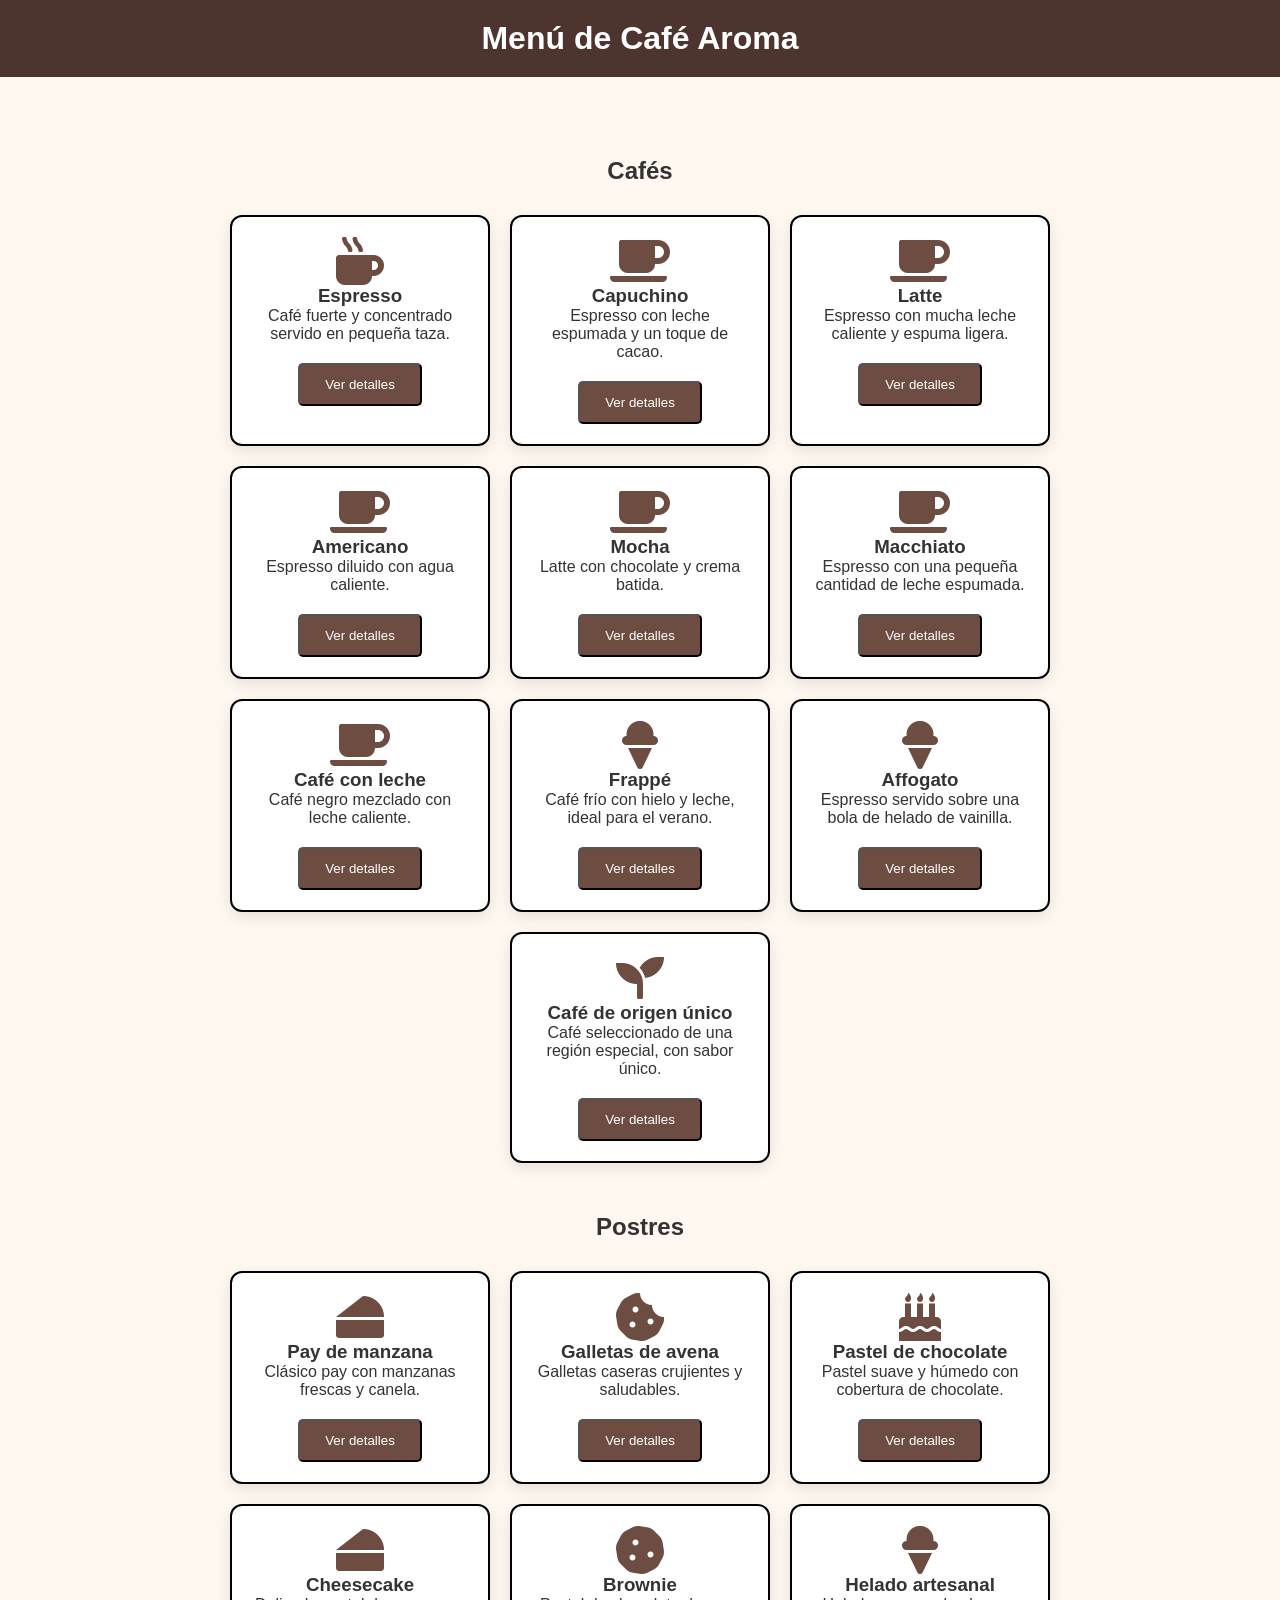
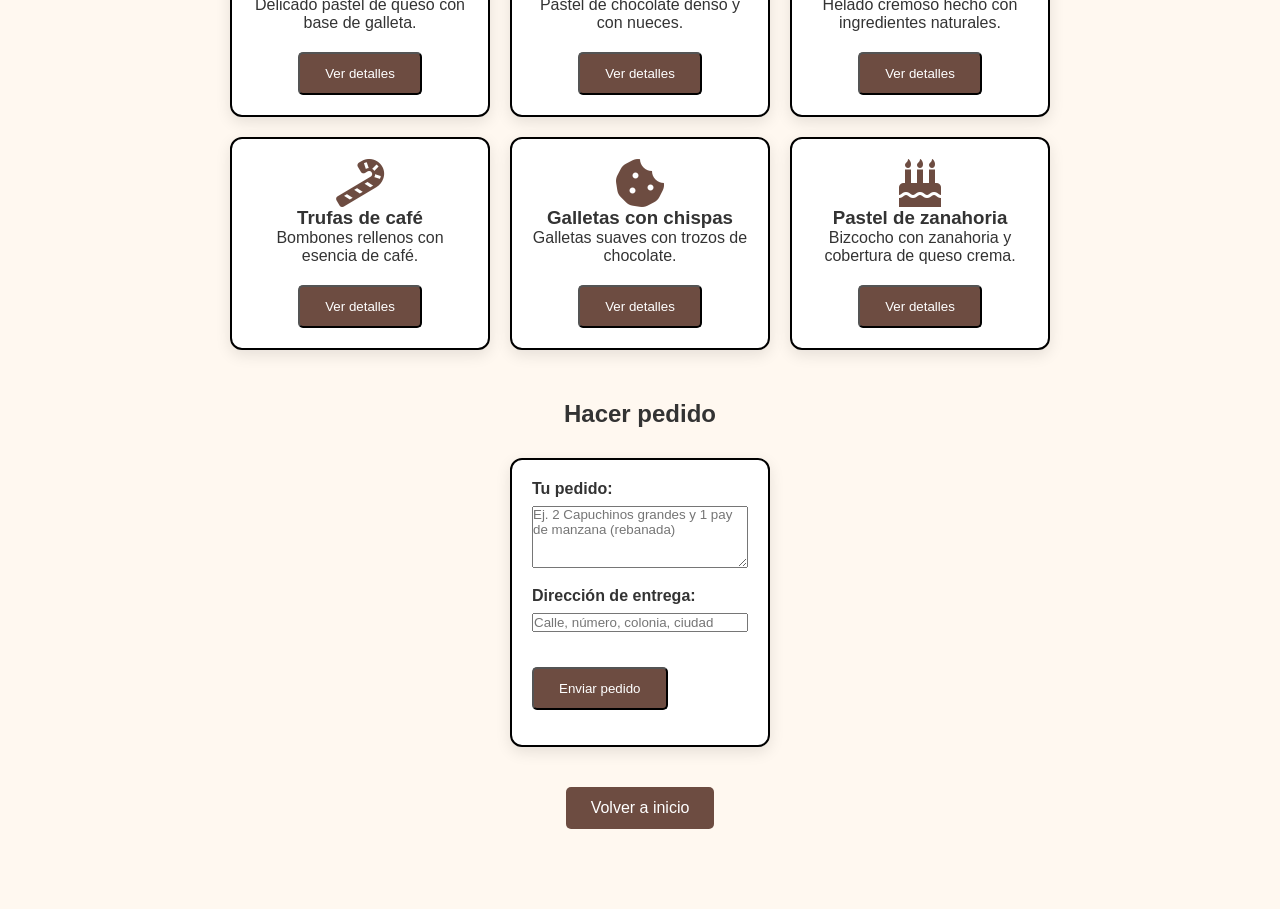
<file: menu.html>
<!DOCTYPE html>
<html lang="es">
<head>
  <meta charset="UTF-8" />
  <meta name="viewport" content="width=device-width, initial-scale=1" />
  <title>Menú - Café Aroma</title>
  <link rel="stylesheet" href="style.css" />
  <link rel="stylesheet" href="https://cdnjs.cloudflare.com/ajax/libs/font-awesome/5.15.1/css/all.min.css" />
  <style>
    .box {
      border: 2px solid #000;
    }

    .detalles {
      max-height: 0;
      overflow: hidden;
      transition: max-height 0.5s ease-out;
    }

    .detalles.abierto {
      max-height: 200px;
    }
  </style>
  <script>
    function mostrarInfo(id, btn) {
      const detalles = document.getElementById(id);
      detalles.classList.toggle("abierto");

      if (detalles.classList.contains("abierto")) {
        btn.textContent = "Ocultar detalles";
      } else {
        btn.textContent = "Ver detalles";
      }
    }
  </script>
</head>
<body>

<header class="head" style="justify-content:center;">
  <h1 style="color:#fff; font-weight:bold;">Menú de Café Aroma</h1>
</header>

<section class="content" style="max-width: 1100px; margin: 40px auto; text-align:center;">

  <h2 class="title">Cafés</h2>
  <div class="box-container">

    <div class="box">
      <i class="fas fa-mug-hot fa-3x" style="color:#6d4c41;"></i>
      <h3>Espresso</h3>
      <p>Café fuerte y concentrado servido en pequeña taza.</p>
      <button class="btn" onclick="mostrarInfo('cafe1', this)">Ver detalles</button>
      <div id="cafe1" class="detalles">
        <ul>
          <li>Simple: $25</li>
          <li>Doble: $35</li>
        </ul>
      </div>
    </div>

    <div class="box">
      <i class="fas fa-coffee fa-3x" style="color:#6d4c41;"></i>
      <h3>Capuchino</h3>
      <p>Espresso con leche espumada y un toque de cacao.</p>
      <button class="btn" onclick="mostrarInfo('cafe2', this)">Ver detalles</button>
      <div id="cafe2" class="detalles">
        <ul>
          <li>Chico: $40</li>
          <li>Grande: $55</li>
        </ul>
      </div>
    </div>

    <div class="box">
      <i class="fas fa-coffee fa-3x" style="color:#6d4c41;"></i>
      <h3>Latte</h3>
      <p>Espresso con mucha leche caliente y espuma ligera.</p>
      <button class="btn" onclick="mostrarInfo('cafe3', this)">Ver detalles</button>
      <div id="cafe3" class="detalles">
        <ul>
          <li>Chico: $38</li>
          <li>Grande: $50</li>
        </ul>
      </div>
    </div>

    <div class="box">
      <i class="fas fa-coffee fa-3x" style="color:#6d4c41;"></i>
      <h3>Americano</h3>
      <p>Espresso diluido con agua caliente.</p>
      <button class="btn" onclick="mostrarInfo('cafe4', this)">Ver detalles</button>
      <div id="cafe4" class="detalles">
        <ul>
          <li>Chico: $30</li>
          <li>Grande: $40</li>
        </ul>
      </div>
    </div>

    <div class="box">
      <i class="fas fa-coffee fa-3x" style="color:#6d4c41;"></i>
      <h3>Mocha</h3>
      <p>Latte con chocolate y crema batida.</p>
      <button class="btn" onclick="mostrarInfo('cafe5', this)">Ver detalles</button>
      <div id="cafe5" class="detalles">
        <ul>
          <li>Chico: $45</li>
          <li>Grande: $60</li>
        </ul>
      </div>
    </div>

    <div class="box">
      <i class="fas fa-coffee fa-3x" style="color:#6d4c41;"></i>
      <h3>Macchiato</h3>
      <p>Espresso con una pequeña cantidad de leche espumada.</p>
      <button class="btn" onclick="mostrarInfo('cafe6', this)">Ver detalles</button>
      <div id="cafe6" class="detalles">
        <ul>
          <li>Simple: $32</li>
          <li>Doble: $42</li>
        </ul>
      </div>
    </div>

    <div class="box">
      <i class="fas fa-coffee fa-3x" style="color:#6d4c41;"></i>
      <h3>Café con leche</h3>
      <p>Café negro mezclado con leche caliente.</p>
      <button class="btn" onclick="mostrarInfo('cafe7', this)">Ver detalles</button>
      <div id="cafe7" class="detalles">
        <ul>
          <li>Chico: $35</li>
          <li>Grande: $45</li>
        </ul>
      </div>
    </div>

    <div class="box">
      <i class="fas fa-ice-cream fa-3x" style="color:#6d4c41;"></i>
      <h3>Frappé</h3>
      <p>Café frío con hielo y leche, ideal para el verano.</p>
      <button class="btn" onclick="mostrarInfo('cafe8', this)">Ver detalles</button>
      <div id="cafe8" class="detalles">
        <ul>
          <li>Chico: $45</li>
          <li>Grande: $60</li>
        </ul>
      </div>
    </div>

    <div class="box">
      <i class="fas fa-ice-cream fa-3x" style="color:#6d4c41;"></i>
      <h3>Affogato</h3>
      <p>Espresso servido sobre una bola de helado de vainilla.</p>
      <button class="btn" onclick="mostrarInfo('cafe9', this)">Ver detalles</button>
      <div id="cafe9" class="detalles">
        <ul>
          <li>Único tamaño: $50</li>
        </ul>
      </div>
    </div>

    <div class="box">
      <i class="fas fa-seedling fa-3x" style="color:#6d4c41;"></i>
      <h3>Café de origen único</h3>
      <p>Café seleccionado de una región especial, con sabor único.</p>
      <button class="btn" onclick="mostrarInfo('cafe10', this)">Ver detalles</button>
      <div id="cafe10" class="detalles">
        <ul>
          <li>Chico: $50</li>
          <li>Grande: $65</li>
        </ul>
      </div>
    </div>

  </div>

  <h2 class="title" style="margin-top: 50px;">Postres</h2>
  <div class="box-container">

    <div class="box">
      <i class="fas fa-cheese fa-3x" style="color:#6d4c41;"></i>
      <h3>Pay de manzana</h3>
      <p>Clásico pay con manzanas frescas y canela.</p>
      <button class="btn" onclick="mostrarInfo('postre1', this)">Ver detalles</button>
      <div id="postre1" class="detalles">
        <ul>
          <li>Rebanada: $45</li>
          <li>Entero: $260</li>
        </ul>
      </div>
    </div>

    <div class="box">
      <i class="fas fa-cookie-bite fa-3x" style="color:#6d4c41;"></i>
      <h3>Galletas de avena</h3>
      <p>Galletas caseras crujientes y saludables.</p>
      <button class="btn" onclick="mostrarInfo('postre2', this)">Ver detalles</button>
      <div id="postre2" class="detalles">
        <ul>
          <li>Unidad: $15</li>
          <li>Paquete 6: $80</li>
        </ul>
      </div>
    </div>

    <div class="box">
      <i class="fas fa-birthday-cake fa-3x" style="color:#6d4c41;"></i>
      <h3>Pastel de chocolate</h3>
      <p>Pastel suave y húmedo con cobertura de chocolate.</p>
      <button class="btn" onclick="mostrarInfo('postre3', this)">Ver detalles</button>
      <div id="postre3" class="detalles">
        <ul>
          <li>Rebanada: $50</li>
          <li>Entero: $280</li>
        </ul>
      </div>
    </div>

    <div class="box">
      <i class="fas fa-cheese fa-3x" style="color:#6d4c41;"></i>
      <h3>Cheesecake</h3>
      <p>Delicado pastel de queso con base de galleta.</p>
      <button class="btn" onclick="mostrarInfo('postre4', this)">Ver detalles</button>
      <div id="postre4" class="detalles">
        <ul>
          <li>Rebanada: $55</li>
          <li>Entero: $290</li>
        </ul>
      </div>
    </div>

    <div class="box">
      <i class="fas fa-cookie fa-3x" style="color:#6d4c41;"></i>
      <h3>Brownie</h3>
      <p>Pastel de chocolate denso y con nueces.</p>
      <button class="btn" onclick="mostrarInfo('postre5', this)">Ver detalles</button>
      <div id="postre5" class="detalles">
        <ul>
          <li>Unidad: $30</li>
        </ul>
      </div>
    </div>
 	
 <div class="box">
    <i class="fas fa-ice-cream fa-3x" style="color:#6d4c41;"></i>
    <h3>Helado artesanal</h3>
    <p>Helado cremoso hecho con ingredientes naturales.</p>
    <button class="btn" onclick="mostrarInfo('postre6', this)">Ver detalles</button>
    <div id="postre6" class="detalles">
      <ul>
        <li>Vaso chico: $30</li>
        <li>Vaso grande: $45</li>
      </ul>
    </div>
  </div>

  <div class="box">
    <i class="fas fa-candy-cane fa-3x" style="color:#6d4c41;"></i>
    <h3>Trufas de café</h3>
    <p>Bombones rellenos con esencia de café.</p>
    <button class="btn" onclick="mostrarInfo('postre7', this)">Ver detalles</button>
    <div id="postre7" class="detalles">
      <ul>
        <li>Caja 4 pzas: $50</li>
        <li>Caja 8 pzas: $90</li>
      </ul>
    </div>
  </div>

  <div class="box">
    <i class="fas fa-cookie-bite fa-3x" style="color:#6d4c41;"></i>
    <h3>Galletas con chispas</h3>
    <p>Galletas suaves con trozos de chocolate.</p>
    <button class="btn" onclick="mostrarInfo('postre8', this)">Ver detalles</button>
    <div id="postre8" class="detalles">
      <ul>
        <li>Unidad: $18</li>
        <li>Paquete 6: $95</li>
      </ul>
    </div>
  </div>

  <div class="box">
    <i class="fas fa-birthday-cake fa-3x" style="color:#6d4c41;"></i>
    <h3>Pastel de zanahoria</h3>
    <p>Bizcocho con zanahoria y cobertura de queso crema.</p>
    <button class="btn" onclick="mostrarInfo('postre9', this)">Ver detalles</button>
    <div id="postre9" class="detalles">
      <ul>
        <li>Rebanada: $48</li>
        <li>Entero: $270</li>
      </ul>
    </div>
  </div>

</div>

<!-- SECCIÓN HACER PEDIDO -->
<h2 class="title" style="margin-top: 50px;">Hacer pedido</h2>
<div class="box-container" style="justify-content: center;">
  <div class="box" style="max-width: 600px; text-align: left;">
    <form onsubmit="enviarPedido(event)">
      <label for="pedido" style="display:block; margin-bottom:8px;"><strong>Tu pedido:</strong></label>
      <textarea id="pedido" name="pedido" rows="4" style="width: 100%; margin-bottom: 15px;" placeholder="Ej. 2 Capuchinos grandes y 1 pay de manzana (rebanada)"></textarea>

      <label for="direccion" style="display:block; margin-bottom:8px;"><strong>Dirección de entrega:</strong></label>
      <input type="text" id="direccion" name="direccion" style="width: 100%; margin-bottom: 15px;" placeholder="Calle, número, colonia, ciudad" />

      <button type="submit" class="btn">Enviar pedido</button>
    </form>
    <p id="mensajePedido" style="margin-top: 15px; font-weight: bold;"></p>
  </div>
</div>

<script>
  function enviarPedido(event) {
    event.preventDefault();
    const pedido = document.getElementById('pedido').value.trim();
    const direccion = document.getElementById('direccion').value.trim();
    const mensaje = document.getElementById('mensajePedido');

    if (!pedido || !direccion) {
      mensaje.textContent = "Por favor llena ambos campos para realizar el pedido.";
      mensaje.style.color = "red";
    } else {
      mensaje.textContent = "¡Tu pedido ha sido recibido! En breve lo llevaremos a: " + direccion;
      mensaje.style.color = "green";
      document.getElementById('pedido').value = "";
      document.getElementById('direccion').value = "";
    }
  }
</script>

  <a href="index.html" class="btn" style="margin-top:40px;">Volver a inicio</a>

</section>

</body>
</html>
</file>
<file: style.css>
* {
    margin: 0;
    padding: 0;
    box-sizing: border-box;
    font-family: 'Segoe UI', sans-serif;
}

body {
    background: #fff8f0;
    color: #333;
}

.head {
    background: #4e342e;
    padding: 20px;
    display: flex;
    justify-content: center; /* centrado */
    align-items: center;
    color: #fff;
}

.logo-container {
    background: #4e342e;
    padding: 10px 0;
    overflow: hidden;
}

.logo-move {
    display: inline-block;
    font-size: 32px;
    font-weight: bold;
    color: #fff;
    white-space: nowrap;
    animation: moveRightLeft 8s linear infinite;
    padding-left: 100%; /* empieza fuera a la derecha */
}

/* Barra de navegación con espacios */
.navbar {
    display: flex;
    gap: 30px;
}

.navbar a {
    color: #fff;
    text-decoration: none;
    font-weight: 500;
}

.header {
    background: url('img/banner.jpg') no-repeat center center/cover;
    color: #fff;
    padding: 100px 20px;
    text-align: center;
}

.content {
    padding: 40px 20px;
    text-align: center;
}

.btn {
    display: inline-block;
    padding: 12px 25px;
    background: #6d4c41;
    color: #fff;
    text-decoration: none;
    margin-top: 20px;
    border-radius: 5px;
    transition: background 0.3s ease;
}

.btn:hover {
    background: #5d4037;
}

.box-container, .box-container2 {
    display: flex;
    justify-content: center;
    flex-wrap: wrap;
    gap: 20px;
    margin-top: 30px;
}

.box {
    background: #fff;
    padding: 20px;
    width: 260px;
    border-radius: 12px;
    box-shadow: 0 5px 15px rgba(0,0,0,0.1);
}

.box img {
    width: 100%;
    border-radius: 10px;
    height: 160px;
    object-fit: cover;
}

.stars i {
    color: #ffd700;
}

.footer-section {
    display: flex;
    justify-content: space-around;
    flex-wrap: wrap;
    background: #4e342e;
    color: #fff;
    padding: 30px 20px;
}

.f-enlaces a {
    display: block;
    color: #fff;
    margin: 8px 0;
    text-decoration: none;
}

@keyframes moveRightLeft {
    0% {
        transform: translateX(100%);
    }
    100% {
        transform: translateX(-100%);
    }
}
</file>
